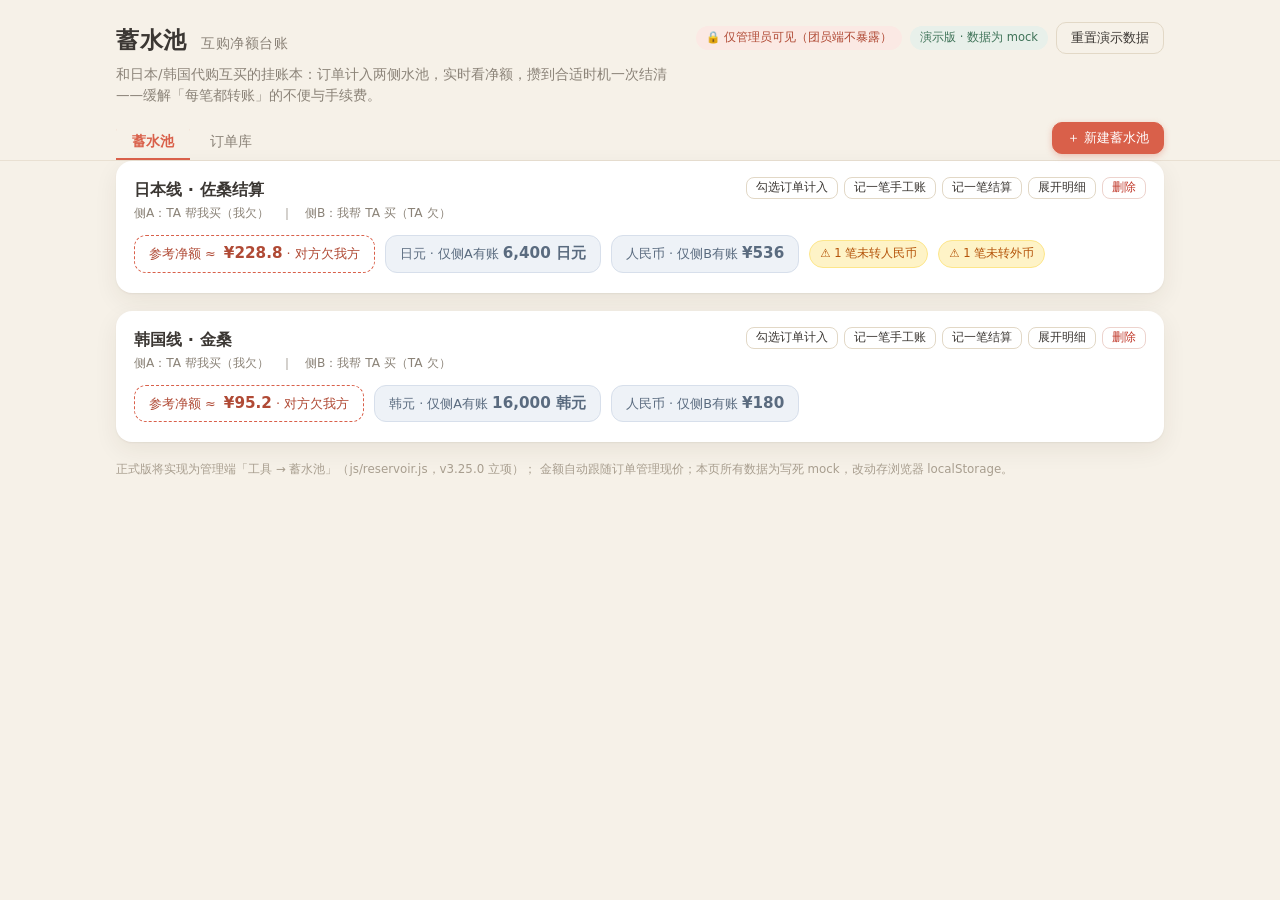
<file: demo/reservoir-demo/index.html>
<!DOCTYPE html>
<html lang="zh-CN">
<head>
<meta charset="UTF-8">
<meta name="viewport" content="width=device-width, initial-scale=1, viewport-fit=cover">
<title>蓄水池 · 互购净额台账（演示）</title>
<link rel="stylesheet" href="css/reservoir.css">
</head>
<body>

<header class="topbar">
  <div class="wrap topbar-in">
    <div>
      <h1>蓄水池 <span class="sub">互购净额台账</span></h1>
      <p class="tagline">和日本/韩国代购互买的挂账本：订单计入两侧水池，实时看净额，攒到合适时机一次结清——缓解「每笔都转账」的不便与手续费。</p>
    </div>
    <div class="topbar-actions">
      <span class="chip chip-admin">🔒 仅管理员可见（团员端不暴露）</span>
      <span class="chip chip-demo">演示版 · 数据为 mock</span>
      <button class="btn btn-ghost" id="btnReset">重置演示数据</button>
    </div>
  </div>
</header>

<nav class="tabs">
  <div class="wrap tabs-in">
    <button class="tab active" data-act="tab" data-tab="pools">蓄水池</button>
    <button class="tab" data-act="tab" data-tab="lib">订单库</button>
    <span class="tabs-spacer"></span>
    <button class="btn btn-primary" data-act="new-pool">＋ 新建蓄水池</button>
  </div>
</nav>

<main class="wrap">
  <!-- 蓄水池列表 -->
  <section id="tab-pools">
    <div id="poolList"></div>
    <p class="foot-hint">正式版将实现为管理端「工具 → 蓄水池」（js/reservoir.js，v3.25.0 立项）；
    金额自动跟随订单管理现价；本页所有数据为写死 mock，改动存浏览器 localStorage。</p>
  </section>

  <!-- 订单库（对应正式版的「订单管理勾选计入」入口 + 手工账新建订单的排查视图） -->
  <section id="tab-lib" class="hidden">
    <div class="card lib-card">
      <div class="lib-toolbar">
        <input id="libSearch" type="search" placeholder="搜索 活动 / 类型 / 型号 / 购买人">
        <select id="libPoolSel"></select>
        <select id="libSideSel">
          <option value="A">计入侧 A</option>
          <option value="B">计入侧 B</option>
        </select>
        <button class="btn btn-primary" data-act="assign">计入蓄水池</button>
        <button class="btn" data-act="lib-price">改价（演示跟随）</button>
      </div>
      <div class="lib-note">正式版入口 = 订单管理表格勾选 + 工具栏「计入蓄水池…」（30 秒撤销）。
      勾选后选池子与侧向点「计入」；已在池中的订单自动跳过。手工账会在这里以「手工」标记出现，用于排查。</div>
      <div id="libBody"></div>
    </div>
  </section>
</main>

<!-- 弹层 -->
<div id="modalRoot" class="hidden">
  <div class="mask" data-act="modal-close"></div>
  <div class="modal" id="modalBox"></div>
</div>

<div id="toast" class="hidden"></div>

<script src="js/app.js"></script>
</body>
</html>
</file>
<file: demo/reservoir-demo/css/reservoir.css>
/* 蓄水池 · 互购净额台账 演示样式（暖奶油 + 珊瑚，对齐主系统 v3.23.0 视觉基调） */
* { box-sizing: border-box; }
html, body { margin: 0; padding: 0; }
body {
  background: #f6f1e8;
  color: #3b3733;
  font: 0.85rem/1.55 "PingFang SC", "Microsoft YaHei", system-ui, sans-serif;
}
.wrap { max-width: 1080px; margin: 0 auto; padding: 0 16px; }
.hidden { display: none !important; }
b { font-weight: 700; }

/* ---------- 顶栏 ---------- */
.topbar { padding: 22px 0 10px; }
.topbar-in { display: flex; justify-content: space-between; align-items: flex-start; gap: 16px; flex-wrap: wrap; }
h1 { margin: 0; font-size: 1.45rem; letter-spacing: .5px; }
h1 .sub { font-size: .9rem; color: #8b8378; font-weight: 400; margin-left: 6px; }
.tagline { margin: 6px 0 0; color: #8b8378; max-width: 560px; }
.topbar-actions { display: flex; gap: 8px; align-items: center; flex-wrap: wrap; }

.chip {
  display: inline-block; padding: 3px 10px; border-radius: 999px;
  font-size: .72rem; background: #efe7d8; color: #6b6155; white-space: nowrap;
}
.chip-admin { background: #fbe9e4; color: #b04a35; }
.chip-demo { background: #e8f0ea; color: #3f7358; }

/* ---------- 按钮 ---------- */
.btn {
  border: 1px solid #e2d8c6; background: #fff; color: #3b3733;
  border-radius: 10px; padding: 6px 14px; font-size: .82rem; cursor: pointer;
  transition: box-shadow .15s, transform .05s;
}
.btn:hover { box-shadow: 0 2px 8px rgba(90,60,30,.10); }
.btn:active { transform: translateY(1px); }
.btn-primary {
  background: #d9604a; border-color: #d9604a; color: #fff;
  box-shadow: 0 2px 6px rgba(217,96,74,.35);
}
.btn-primary:hover { box-shadow: 0 4px 12px rgba(217,96,74,.45); }
.btn-ghost { background: transparent; }
.btn-sm { padding: 2px 9px; font-size: .74rem; border-radius: 8px; }
.btn-danger { color: #c0392b; border-color: #edd3cd; background: #fff; }

/* ---------- 选项卡 ---------- */
.tabs { border-bottom: 1px solid #e9e0d2; margin-top: 6px; }
.tabs-in { display: flex; gap: 4px; align-items: center; padding-bottom: 0; }
.tabs-spacer { flex: 1; }
.tab {
  border: none; background: transparent; padding: 9px 16px; font-size: .88rem;
  color: #8b8378; cursor: pointer; border-radius: 10px 10px 0 0;
}
.tab.active { color: #d9604a; font-weight: 700; box-shadow: inset 0 -2px 0 #d9604a; }
.tabs .btn { margin-bottom: 6px; }

/* ---------- 卡片 ---------- */
main { padding: 18px 0 40px; }
.card {
  background: #fff; border-radius: 16px; padding: 16px 18px;
  box-shadow: 0 1px 2px rgba(60,40,20,.06), 0 8px 24px rgba(60,40,20,.07);
}
.pool-card { margin-bottom: 18px; }
.pool-head { display: flex; justify-content: space-between; gap: 12px; flex-wrap: wrap; align-items: flex-start; }
.pool-name { font-size: 1.02rem; font-weight: 700; }
.pool-side-labels { color: #8b8378; font-size: .76rem; margin-top: 2px; }
.pool-actions { display: flex; gap: 6px; flex-wrap: wrap; }

.net-row { display: flex; gap: 10px; flex-wrap: wrap; margin: 12px 0 4px; align-items: center; }
.net-item {
  padding: 6px 14px; border-radius: 12px; font-size: .8rem;
  background: #faf6ee; border: 1px solid #efe7d8;
}
.net-item b { font-size: .95rem; margin-left: 4px; font-variant-numeric: tabular-nums; }
.net-owe  { background: #fbe9e4; border-color: #f3d3ca; color: #b04a35; }   /* 我方欠对方 */
.net-owed { background: #e8f0ea; border-color: #d3e3d8; color: #3f7358; }   /* 对方欠我方 */
.net-zero { color: #8b8378; }
.net-ref  { background: #fff; border: 1px dashed #d9604a; color: #b04a35; } /* 参考净额（统一折算） */
.net-one  { background: #eef2f7; border-color: #d7dfeb; color: #5a6b7f; }   /* 单侧币种（不构成抵扣） */
.rate-input {
  width: 90px; border: 1px solid #e2d8c6; border-radius: 8px; padding: 3px 8px;
  font-size: .78rem; background: #fffdf9;
}
.warn-chip {
  padding: 4px 10px; border-radius: 999px; font-size: .72rem;
  background: #fef3c7; color: #b45309; border: 1px solid #fde68a;
}

/* ---------- 表格 ---------- */
.tbl { width: 100%; border-collapse: collapse; margin-top: 8px; }
.tbl th {
  text-align: left; font-size: .72rem; color: #8b8378; font-weight: 600;
  padding: 6px 8px; background: #faf5ec; border-radius: 4px; white-space: nowrap;
}
.tbl td { padding: 6px 8px; border-bottom: 1px dashed #eee6da; vertical-align: top; }
.tbl tr.row-warn td { background: #fffaf0; }
.tbl .num { text-align: right; font-variant-numeric: tabular-nums; white-space: nowrap; }
.tbl .ops { white-space: nowrap; text-align: right; }
.miss { color: #c9c0b2; }
.mini-warn {
  display: inline-block; margin-left: 4px; padding: 0 6px; border-radius: 999px;
  font-size: .66rem; background: #fef3c7; color: #b45309;
}
.badge {
  display: inline-block; padding: 1px 8px; border-radius: 999px; font-size: .68rem;
  background: #efe7d8; color: #6b6155;
}
.badge-manual { background: #e8e4f4; color: #66519e; }
.badge-pool { background: #fbe9e4; color: #b04a35; }
.badge-settled { background: #e8f0ea; color: #3f7358; }

/* 结算标记：已结算行置灰 + 结算工具条 */
.row-settled td { background: #fafaf6; color: #a89e8f; }
.row-settled td b, .row-settled td .num { color: #a89e8f; }
.settle-bar {
  display: flex; align-items: center; gap: 8px; flex-wrap: wrap;
  margin: 14px 0 2px; padding: 8px 12px;
  background: #faf6ee; border: 1px dashed #e2d8c6; border-radius: 10px;
}

.sec-title { margin: 18px 0 2px; font-size: .8rem; font-weight: 700; color: #6b6155; }
.sec-title:first-child { margin-top: 8px; }

/* ---------- 订单库 ---------- */
.lib-card { padding-bottom: 10px; }
.lib-toolbar { display: flex; gap: 8px; flex-wrap: wrap; margin-bottom: 8px; }
.lib-toolbar input[type="search"] {
  flex: 1; min-width: 200px; border: 1px solid #e2d8c6; border-radius: 10px;
  padding: 6px 12px; font-size: .82rem; background: #fffdf9;
}
.lib-toolbar select {
  border: 1px solid #e2d8c6; border-radius: 10px; padding: 6px 8px;
  font-size: .8rem; background: #fff;
}
.lib-note { font-size: .72rem; color: #a89e8f; margin-bottom: 4px; }

.foot-hint { color: #a89e8f; font-size: .74rem; margin-top: 8px; }

/* ---------- 弹层 ---------- */
#modalRoot { position: fixed; inset: 0; z-index: 50; }
.mask { position: absolute; inset: 0; background: rgba(40,30,20,.38); }
.modal {
  position: relative; margin: 7vh auto 0; width: min(520px, 92vw); max-height: 84vh;
  overflow: auto; background: #fff; border-radius: 16px; padding: 20px 22px;
  box-shadow: 0 18px 50px rgba(40,25,10,.25);
}
.modal h3 { margin: 0 0 12px; font-size: .98rem; }
.form-row { margin-bottom: 10px; }
.form-row label { display: block; font-size: .74rem; color: #8b8378; margin-bottom: 3px; }
.form-row input, .form-row select, .form-row textarea {
  width: 100%; border: 1px solid #e2d8c6; border-radius: 10px; padding: 7px 10px;
  font-size: .84rem; background: #fffdf9; font-family: inherit;
}
.form-grid { display: grid; grid-template-columns: 1fr 1fr; gap: 0 12px; }
.form-hint { font-size: .72rem; color: #a89e8f; margin-top: -4px; }
.modal-foot { display: flex; justify-content: flex-end; gap: 8px; margin-top: 16px; }

/* ---------- Toast ---------- */
#toast {
  position: fixed; left: 50%; bottom: 34px; transform: translateX(-50%);
  background: #3b3733; color: #fff; padding: 9px 18px; border-radius: 999px;
  font-size: .8rem; z-index: 60; box-shadow: 0 6px 20px rgba(0,0,0,.25);
}
</file>
